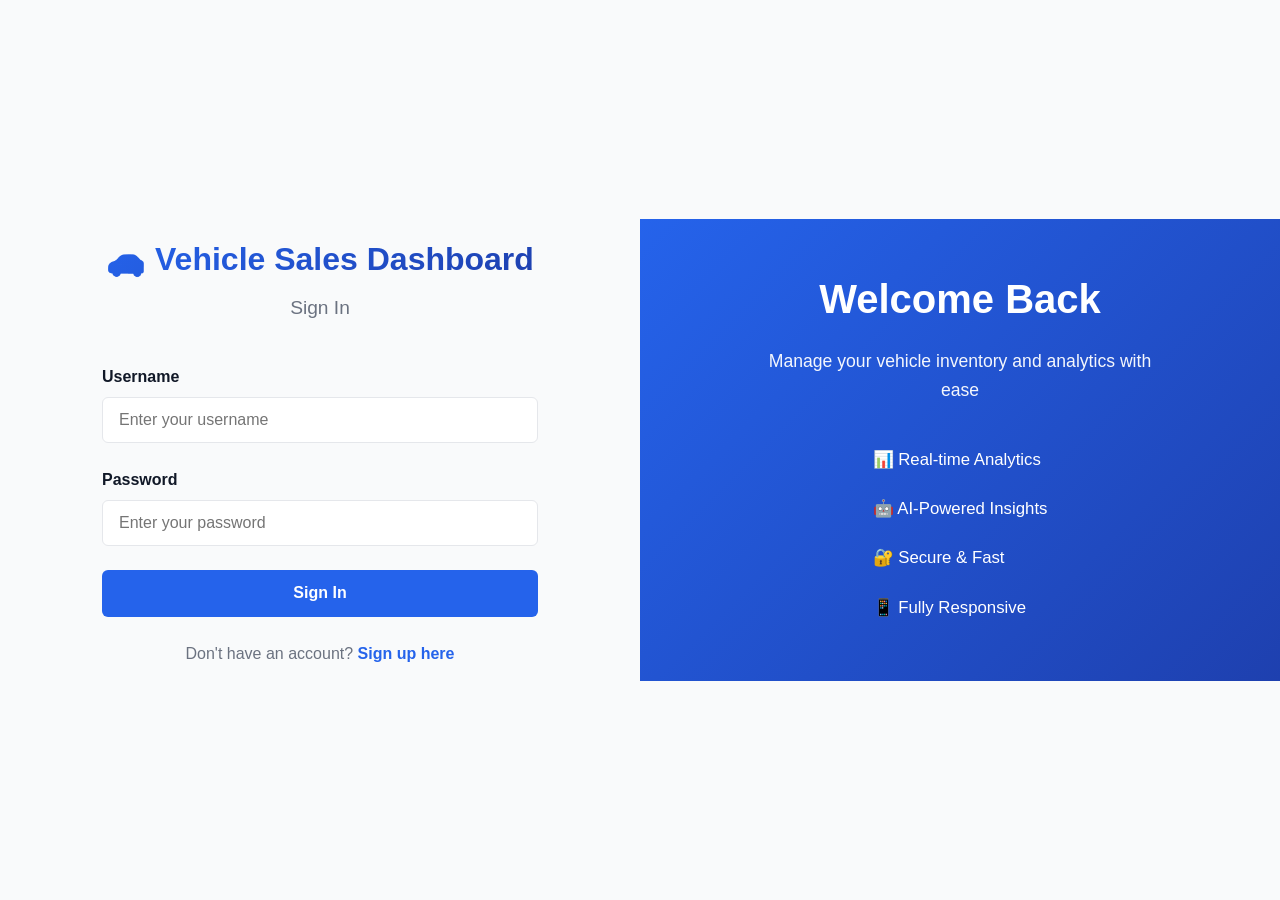
<file: templates/login.html>
<!DOCTYPE html>
<html lang="en">
<head>
    <meta charset="UTF-8">
    <meta name="viewport" content="width=device-width, initial-scale=1.0">
    <title>Login - Vehicle Sales Dashboard</title>
    <link rel="stylesheet" href="/static/auth.css">
</head>
<body>
    <div class="auth-container">
        <div class="auth-box">
            <div class="auth-header">
                <h1>🚗 Vehicle Sales Dashboard</h1>
                <p class="subtitle">Sign In</p>
            </div>

            <form id="login-form" onsubmit="handleLogin(event)" class="auth-form">
                <div class="form-group">
                    <label for="username">Username</label>
                    <input 
                        type="text" 
                        id="username" 
                        name="username" 
                        required 
                        placeholder="Enter your username"
                        class="input-field"
                    >
                </div>

                <div class="form-group">
                    <label for="password">Password</label>
                    <input 
                        type="password" 
                        id="password" 
                        name="password" 
                        required 
                        placeholder="Enter your password"
                        class="input-field"
                    >
                </div>

                <div id="error-message" class="error-message" style="display: none;"></div>

                <button type="submit" class="btn btn-primary btn-full">Sign In</button>
            </form>

            <div class="auth-footer">
                <p>Don't have an account? <a href="/signup">Sign up here</a></p>
            </div>
        </div>

        <div class="auth-illustration">
            <div class="illustration-content">
                <h2>Welcome Back</h2>
                <p>Manage your vehicle inventory and analytics with ease</p>
                <ul class="features">
                    <li>📊 Real-time Analytics</li>
                    <li>🤖 AI-Powered Insights</li>
                    <li>🔐 Secure & Fast</li>
                    <li>📱 Fully Responsive</li>
                </ul>
            </div>
        </div>
    </div>

    <script>
        // Check if already logged in
        if (localStorage.getItem('access_token')) {
            window.location.href = '/';
        }

        async function handleLogin(event) {
            event.preventDefault();

            const username = document.getElementById('username').value;
            const password = document.getElementById('password').value;
            const errorMessage = document.getElementById('error-message');

            errorMessage.style.display = 'none';

            try {
                const response = await fetch('/api/auth/login', {
                    method: 'POST',
                    headers: {
                        'Content-Type': 'application/json',
                    },
                    body: JSON.stringify({
                        username: username,
                        password: password
                    })
                });

                if (response.ok) {
                    const data = await response.json();
                    // Store token in localStorage
                    localStorage.setItem('access_token', data.access_token);
                    localStorage.setItem('username', data.username);
                    
                    // Redirect to dashboard
                    window.location.href = '/';
                } else {
                    const error = await response.json();
                    errorMessage.textContent = error.detail || 'Login failed. Please try again.';
                    errorMessage.style.display = 'block';
                }
            } catch (error) {
                console.error('Error during login:', error);
                errorMessage.textContent = 'An error occurred. Please try again.';
                errorMessage.style.display = 'block';
            }
        }
    </script>
</body>
</html>
</file>
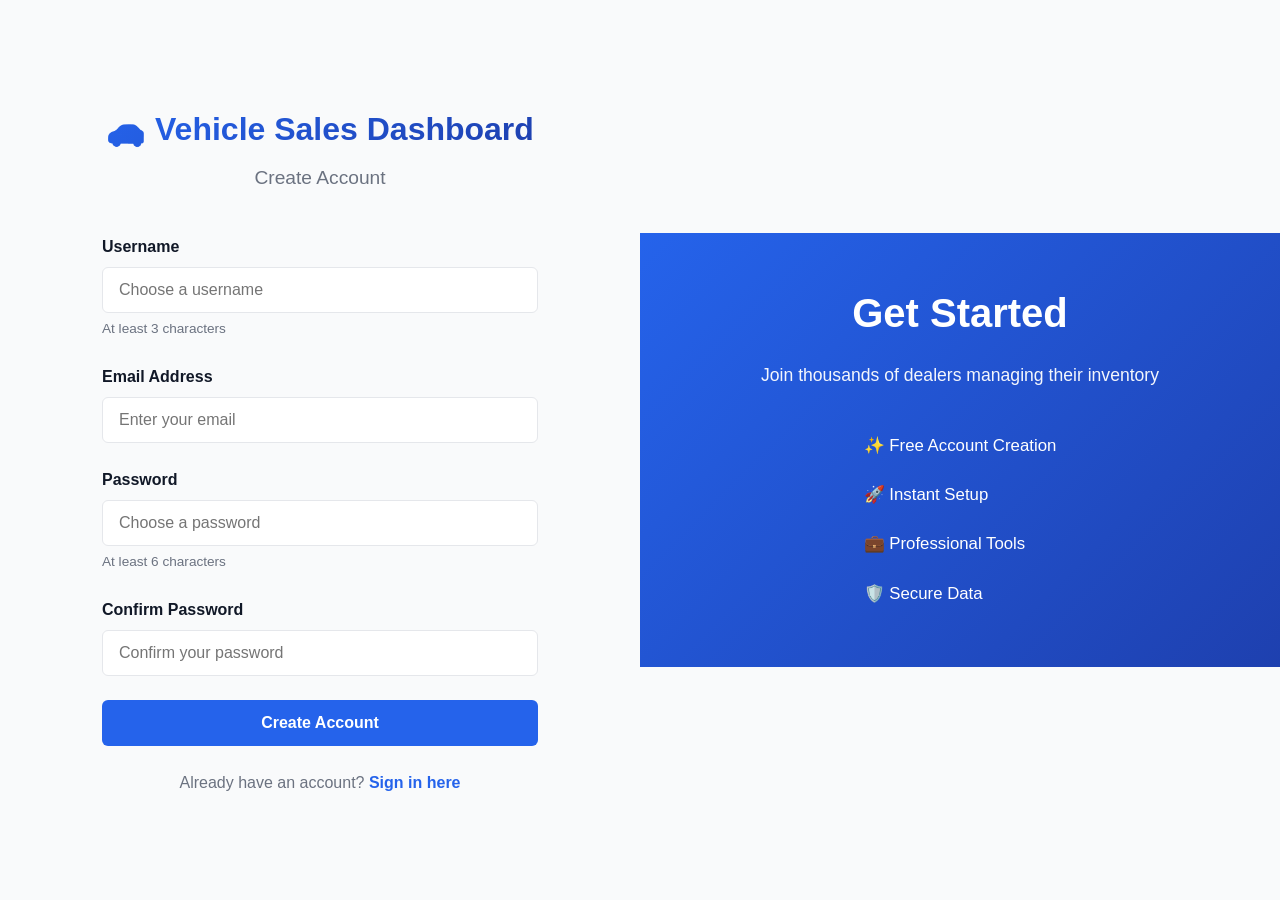
<file: templates/signup.html>
<!DOCTYPE html>
<html lang="en">
<head>
    <meta charset="UTF-8">
    <meta name="viewport" content="width=device-width, initial-scale=1.0">
    <title>Sign Up - Vehicle Sales Dashboard</title>
    <link rel="stylesheet" href="/static/auth.css">
</head>
<body>
    <div class="auth-container">
        <div class="auth-box">
            <div class="auth-header">
                <h1>🚗 Vehicle Sales Dashboard</h1>
                <p class="subtitle">Create Account</p>
            </div>

            <form id="signup-form" onsubmit="handleSignup(event)" class="auth-form">
                <div class="form-group">
                    <label for="username">Username</label>
                    <input 
                        type="text" 
                        id="username" 
                        name="username" 
                        required 
                        placeholder="Choose a username"
                        class="input-field"
                        minlength="3"
                    >
                    <small>At least 3 characters</small>
                </div>

                <div class="form-group">
                    <label for="email">Email Address</label>
                    <input 
                        type="email" 
                        id="email" 
                        name="email" 
                        required 
                        placeholder="Enter your email"
                        class="input-field"
                    >
                </div>

                <div class="form-group">
                    <label for="password">Password</label>
                    <input 
                        type="password" 
                        id="password" 
                        name="password" 
                        required 
                        placeholder="Choose a password"
                        class="input-field"
                        minlength="6"
                    >
                    <small>At least 6 characters</small>
                </div>

                <div class="form-group">
                    <label for="confirm-password">Confirm Password</label>
                    <input 
                        type="password" 
                        id="confirm-password" 
                        name="confirm-password" 
                        required 
                        placeholder="Confirm your password"
                        class="input-field"
                    >
                </div>

                <div id="error-message" class="error-message" style="display: none;"></div>
                <div id="success-message" class="success-message" style="display: none;"></div>

                <button type="submit" class="btn btn-primary btn-full">Create Account</button>
            </form>

            <div class="auth-footer">
                <p>Already have an account? <a href="/login">Sign in here</a></p>
            </div>
        </div>

        <div class="auth-illustration">
            <div class="illustration-content">
                <h2>Get Started</h2>
                <p>Join thousands of dealers managing their inventory</p>
                <ul class="features">
                    <li>✨ Free Account Creation</li>
                    <li>🚀 Instant Setup</li>
                    <li>💼 Professional Tools</li>
                    <li>🛡️ Secure Data</li>
                </ul>
            </div>
        </div>
    </div>

    <script>
        // Check if already logged in
        if (localStorage.getItem('access_token')) {
            window.location.href = '/';
        }

        async function handleSignup(event) {
            event.preventDefault();

            const username = document.getElementById('username').value;
            const email = document.getElementById('email').value;
            const password = document.getElementById('password').value;
            const confirmPassword = document.getElementById('confirm-password').value;
            const errorMessage = document.getElementById('error-message');
            const successMessage = document.getElementById('success-message');

            errorMessage.style.display = 'none';
            successMessage.style.display = 'none';

            // Validate passwords match
            if (password !== confirmPassword) {
                errorMessage.textContent = 'Passwords do not match!';
                errorMessage.style.display = 'block';
                return;
            }

            try {
                const response = await fetch('/api/auth/signup', {
                    method: 'POST',
                    headers: {
                        'Content-Type': 'application/json',
                    },
                    body: JSON.stringify({
                        username: username,
                        email: email,
                        password: password
                    })
                });

                if (response.ok) {
                    successMessage.textContent = 'Account created successfully! Redirecting to login...';
                    successMessage.style.display = 'block';
                    
                    // Redirect to login after 2 seconds
                    setTimeout(() => {
                        window.location.href = '/login';
                    }, 2000);
                } else {
                    const error = await response.json();
                    errorMessage.textContent = error.detail || 'Sign up failed. Please try again.';
                    errorMessage.style.display = 'block';
                }
            } catch (error) {
                console.error('Error during signup:', error);
                errorMessage.textContent = 'An error occurred. Please try again.';
                errorMessage.style.display = 'block';
            }
        }
    </script>
</body>
</html>
</file>
<file: static/auth.css>
* {
    margin: 0;
    padding: 0;
    box-sizing: border-box;
}

:root {
    --primary-color: #2563eb;
    --secondary-color: #1e40af;
    --success-color: #10b981;
    --danger-color: #ef4444;
    --background: #f9fafb;
    --surface: #ffffff;
    --text-primary: #111827;
    --text-secondary: #6b7280;
    --border: #e5e7eb;
    --shadow: 0 1px 3px rgba(0, 0, 0, 0.1);
    --shadow-lg: 0 10px 15px -3px rgba(0, 0, 0, 0.1);
}

body {
    font-family: -apple-system, BlinkMacSystemFont, 'Segoe UI', Roboto, 'Helvetica Neue', Arial, sans-serif;
    background-color: var(--background);
    color: var(--text-primary);
    line-height: 1.6;
    min-height: 100vh;
}

.auth-container {
    display: grid;
    grid-template-columns: 1fr 1fr;
    min-height: 100vh;
    align-items: center;
}

.auth-box {
    max-width: 500px;
    margin: 0 auto;
    padding: 2rem;
    width: 100%;
}

.auth-header {
    text-align: center;
    margin-bottom: 2.5rem;
}

.auth-header h1 {
    font-size: 2rem;
    margin-bottom: 0.5rem;
    background: linear-gradient(135deg, var(--primary-color) 0%, var(--secondary-color) 100%);
    -webkit-background-clip: text;
    -webkit-text-fill-color: transparent;
    background-clip: text;
}

.subtitle {
    font-size: 1.2rem;
    color: var(--text-secondary);
}

.auth-form {
    display: flex;
    flex-direction: column;
    gap: 1.5rem;
}

.form-group {
    display: flex;
    flex-direction: column;
}

.form-group label {
    font-weight: 600;
    margin-bottom: 0.5rem;
    color: var(--text-primary);
}

.input-field {
    padding: 0.8rem 1rem;
    border: 1px solid var(--border);
    border-radius: 6px;
    font-size: 1rem;
    transition: border-color 0.3s ease, box-shadow 0.3s ease;
}

.input-field:focus {
    outline: none;
    border-color: var(--primary-color);
    box-shadow: 0 0 0 3px rgba(37, 99, 235, 0.1);
}

.form-group small {
    font-size: 0.85rem;
    color: var(--text-secondary);
    margin-top: 0.3rem;
}

.error-message {
    padding: 0.75rem 1rem;
    background-color: #fee;
    color: var(--danger-color);
    border-left: 4px solid var(--danger-color);
    border-radius: 4px;
    font-size: 0.95rem;
}

.success-message {
    padding: 0.75rem 1rem;
    background-color: #efe;
    color: var(--success-color);
    border-left: 4px solid var(--success-color);
    border-radius: 4px;
    font-size: 0.95rem;
}

.btn {
    padding: 0.8rem 1.5rem;
    border: none;
    border-radius: 6px;
    font-size: 1rem;
    cursor: pointer;
    font-weight: 600;
    transition: all 0.3s ease;
}

.btn-primary {
    background-color: var(--primary-color);
    color: white;
}

.btn-primary:hover {
    background-color: var(--secondary-color);
    transform: translateY(-2px);
    box-shadow: var(--shadow-lg);
}

.btn-primary:active {
    transform: translateY(0);
}

.btn-full {
    width: 100%;
    padding: 0.9rem;
    font-size: 1rem;
}

.auth-footer {
    text-align: center;
    margin-top: 1.5rem;
    color: var(--text-secondary);
}

.auth-footer a {
    color: var(--primary-color);
    text-decoration: none;
    font-weight: 600;
    transition: color 0.3s ease;
}

.auth-footer a:hover {
    color: var(--secondary-color);
    text-decoration: underline;
}

.auth-illustration {
    background: linear-gradient(135deg, var(--primary-color) 0%, var(--secondary-color) 100%);
    color: white;
    display: flex;
    align-items: center;
    justify-content: center;
    padding: 3rem;
}

.illustration-content {
    text-align: center;
    max-width: 400px;
}

.illustration-content h2 {
    font-size: 2.5rem;
    margin-bottom: 1rem;
}

.illustration-content p {
    font-size: 1.1rem;
    margin-bottom: 2rem;
    opacity: 0.95;
}

.features {
    list-style: none;
    text-align: left;
    display: inline-block;
}

.features li {
    padding: 0.7rem 0;
    font-size: 1.05rem;
    display: flex;
    align-items: center;
    gap: 0.7rem;
}

/* Responsive Design */
@media (max-width: 1024px) {
    .auth-container {
        grid-template-columns: 1fr;
    }

    .auth-illustration {
        display: none;
    }

    .auth-box {
        padding: 2rem 1rem;
    }
}

@media (max-width: 480px) {
    .auth-header h1 {
        font-size: 1.5rem;
    }

    .subtitle {
        font-size: 1rem;
    }

    .auth-box {
        padding: 1.5rem 1rem;
        margin: 0 auto;
    }

    .auth-form {
        gap: 1.2rem;
    }

    .illustration-content h2 {
        font-size: 1.8rem;
    }

    .illustration-content p {
        font-size: 0.95rem;
    }
}
</file>
